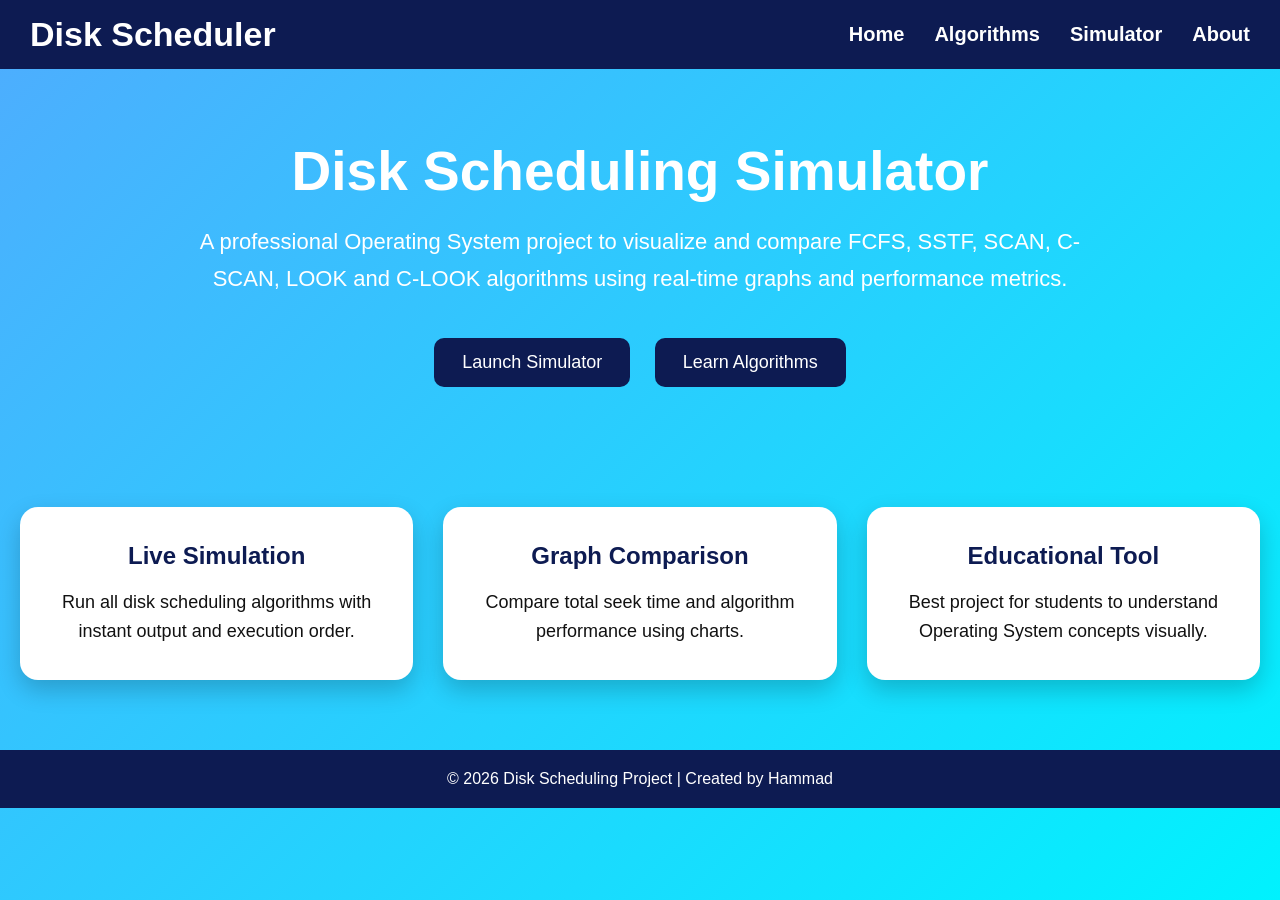
<file: index.html>
<!DOCTYPE html>
<html>
<head>
<title>Disk Scheduler</title>
<link rel="stylesheet" href="style.css">
</head>
<body>

<nav>
    <div class="logo">Disk Scheduler</div>
    <ul>
        <li><a href="index.html">Home</a></li>
        <li><a href="algorithms.html">Algorithms</a></li>
        <li><a href="simulator.html">Simulator</a></li>
        <li><a href="about.html">About</a></li>
    </ul>
</nav>

<section class="hero">
    <h1>Disk Scheduling Simulator</h1>
    <p>
        A professional Operating System project to visualize and compare
        FCFS, SSTF, SCAN, C-SCAN, LOOK and C-LOOK algorithms
        using real-time graphs and performance metrics.
    </p>

    <div class="hero-buttons">
        <a href="simulator.html">Launch Simulator</a>
        <a href="algorithms.html">Learn Algorithms</a>
    </div>
</section>

<section class="features">

<div class="card">
    <h2>Live Simulation</h2>
    <p>Run all disk scheduling algorithms with instant output and execution order.</p>
</div>

<div class="card">
    <h2>Graph Comparison</h2>
    <p>Compare total seek time and algorithm performance using charts.</p>
</div>

<div class="card">
    <h2>Educational Tool</h2>
    <p>Best project for students to understand Operating System concepts visually.</p>
</div>

</section>

<footer>
    © 2026 Disk Scheduling Project | Created by Hammad
</footer>
<script>
function toggleMenu(){
  document.querySelector("nav").classList.toggle("active");
}
</script>
</body>
</html>
</file>
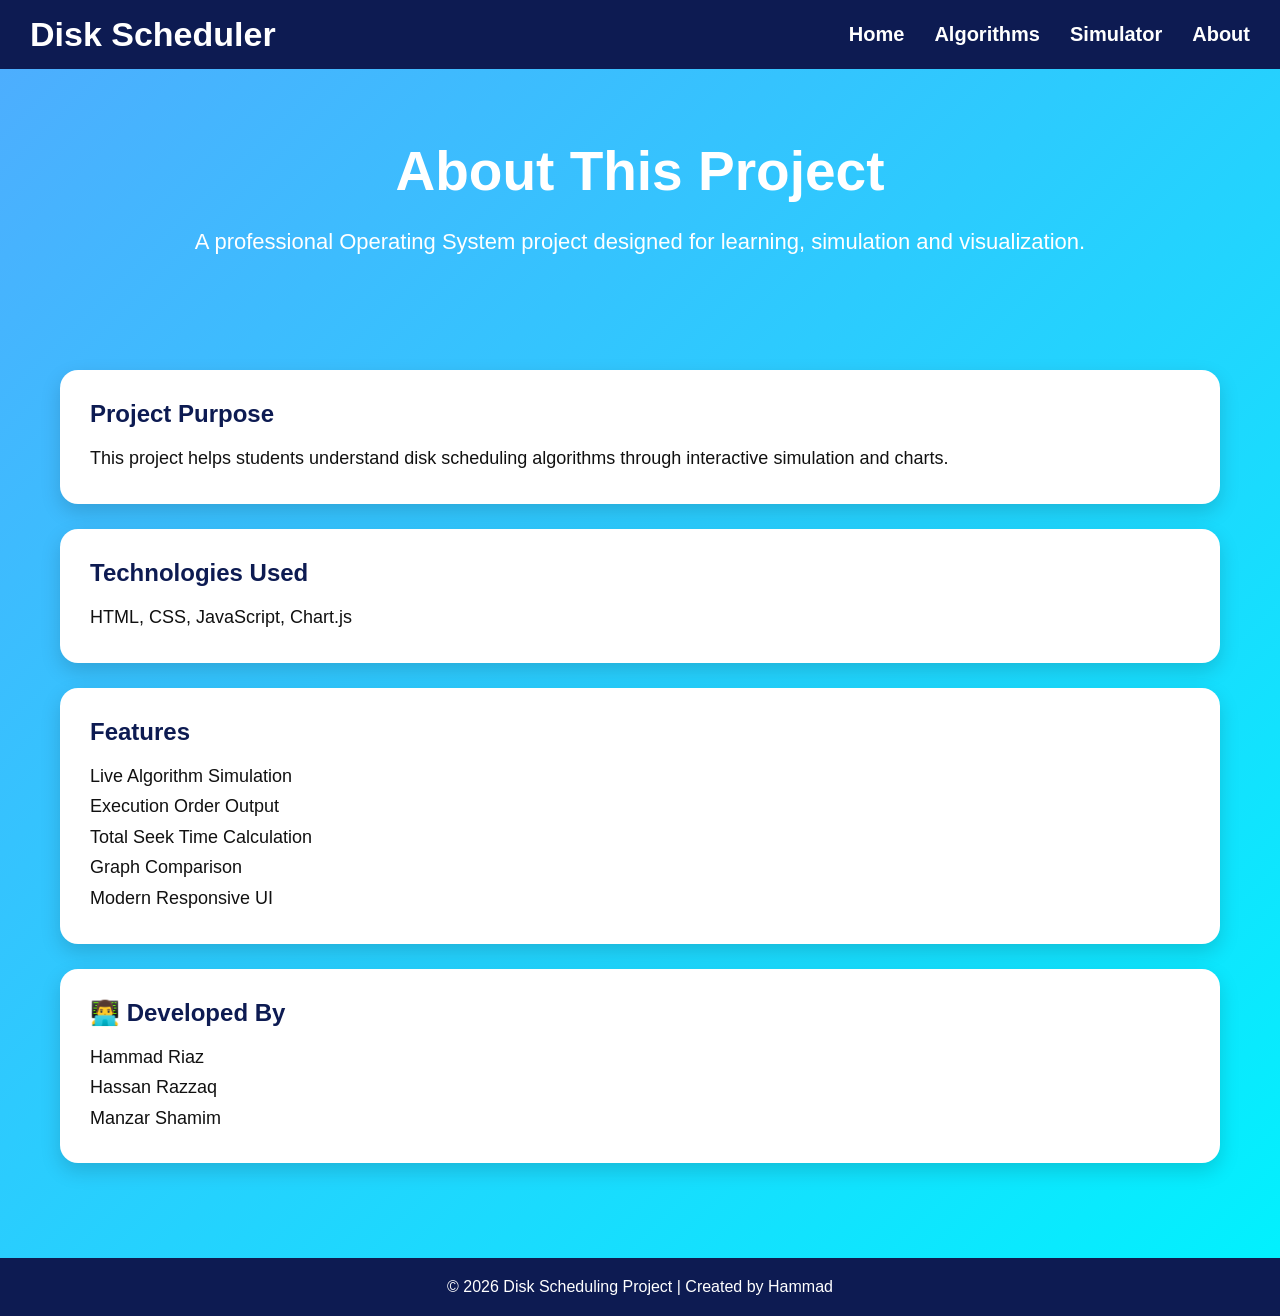
<file: about.html>
<!DOCTYPE html>
<html>
<head>
<title>About</title>
<link rel="stylesheet" href="style.css">
</head>
<body>

<nav>
    <div class="logo">Disk Scheduler</div>
    <ul>
        <li><a href="index.html">Home</a></li>
        <li><a href="algorithms.html">Algorithms</a></li>
        <li><a href="simulator.html">Simulator</a></li>
        <li><a href="about.html">About</a></li>
    </ul>
</nav>

<section class="hero">
    <h1>About This Project</h1>
    <p>A professional Operating System project designed for learning, simulation and visualization.</p>
</section>

<section class="page-section">

<div class="info-box">
    <h2> Project Purpose</h2>
    <p>This project helps students understand disk scheduling algorithms through interactive simulation and charts.</p>
</div>

<div class="info-box">
    <h2> Technologies Used</h2>
    <p>HTML, CSS, JavaScript, Chart.js</p>
</div>

<div class="info-box">
    <h2> Features</h2>
    <ul>
        <p>Live Algorithm Simulation</p>
        <p>Execution Order Output</p>
        <p>Total Seek Time Calculation</li>
        <p>Graph Comparison</p>
        <p>Modern Responsive UI</p>
    </ul>
</div>

<div class="info-box">
    <h2>👨‍💻 Developed By</h2>
    <p>Hammad Riaz</p>
    <p>Hassan Razzaq</p>
    <p>Manzar Shamim</p>
</div>

</section>

<footer>
    © 2026 Disk Scheduling Project | Created by Hammad
</footer>

</body>
</html>
</file>
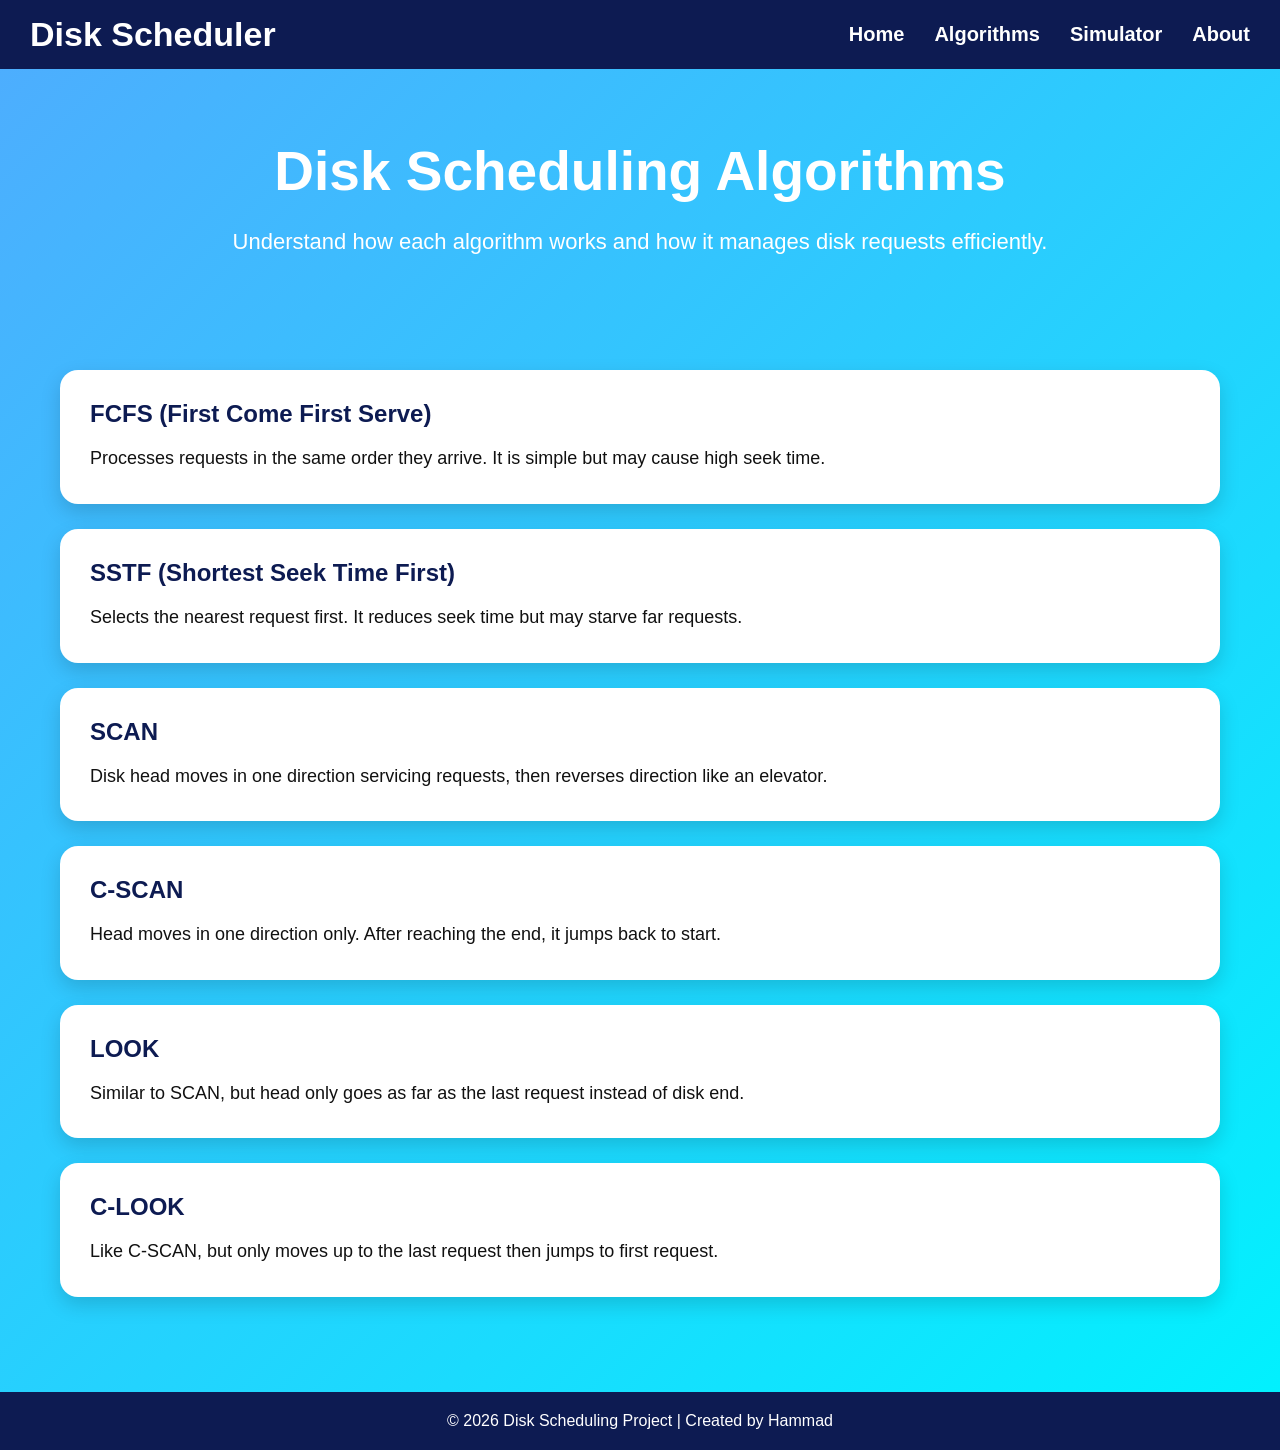
<file: algorithms.html>
<!DOCTYPE html>
<html>
<head>
<title>Algorithms</title>
<link rel="stylesheet" href="style.css">
</head>
<body>

<nav>
    <div class="logo">Disk Scheduler</div>
    <ul>
        <li><a href="index.html">Home</a></li>
        <li><a href="algorithms.html">Algorithms</a></li>
        <li><a href="simulator.html">Simulator</a></li>
        <li><a href="about.html">About</a></li>
    </ul>
</nav>

<section class="hero">
    <h1>Disk Scheduling Algorithms</h1>
    <p>Understand how each algorithm works and how it manages disk requests efficiently.</p>
</section>

<section class="page-section">

<div class="info-box">
    <h2>FCFS (First Come First Serve)</h2>
    <p>Processes requests in the same order they arrive. It is simple but may cause high seek time.</p>
</div>

<div class="info-box">
    <h2>SSTF (Shortest Seek Time First)</h2>
    <p>Selects the nearest request first. It reduces seek time but may starve far requests.</p>
</div>

<div class="info-box">
    <h2>SCAN</h2>
    <p>Disk head moves in one direction servicing requests, then reverses direction like an elevator.</p>
</div>

<div class="info-box">
    <h2>C-SCAN</h2>
    <p>Head moves in one direction only. After reaching the end, it jumps back to start.</p>
</div>

<div class="info-box">
    <h2>LOOK</h2>
    <p>Similar to SCAN, but head only goes as far as the last request instead of disk end.</p>
</div>

<div class="info-box">
    <h2>C-LOOK</h2>
    <p>Like C-SCAN, but only moves up to the last request then jumps to first request.</p>
</div>

</section>

<footer>
    © 2026 Disk Scheduling Project | Created by Hammad
</footer>

</body>
</html>
</file>
<file: style.css>
*{
    margin:0;
    padding:0;
    box-sizing:border-box;
    font-family: Arial, sans-serif;
}

body{
    background: linear-gradient(135deg,#4facfe,#00f2fe);
    min-height:100vh;
    color:#fff;
}

/* Navbar */
nav{
    background:#0d1b52;
    padding:15px 30px;
    display:flex;
    justify-content:space-between;
    align-items:center;
    position:sticky;
    top:0;
    z-index:1000;
}

.logo{
    font-size:34px;
    font-weight:bold;
}

nav ul{
    list-style:none;
    display:flex;
    gap:30px;
}

nav ul li a{
    color:white;
    text-decoration:none;
    font-size:20px;
    font-weight:bold;
    transition:0.3s;
}

nav ul li a:hover{
    color:#00f2fe;
}

/* Hero */
.hero{
    text-align:center;
    padding:70px 20px 40px;
}

.hero h1{
    font-size:55px;
    margin-bottom:20px;
}

.hero p{
    font-size:22px;
    max-width:900px;
    margin:auto;
    line-height:1.7;
}

.hero-buttons{
    margin-top:30px;
}

.hero-buttons a{
    display:inline-block;
    margin:10px;
    padding:14px 28px;
    background:#0d1b52;
    color:white;
    text-decoration:none;
    border-radius:10px;
    font-size:18px;
    transition:0.3s;
}

.hero-buttons a:hover{
    background:#142c85;
    transform:scale(1.05);
}

/* Cards */
.features{
    max-width:1300px;
    margin:50px auto;
    display:grid;
    grid-template-columns:repeat(auto-fit,minmax(320px,1fr));
    gap:30px;
    padding:20px;
}

.card{
    background:white;
    color:#111;
    padding:35px;
    border-radius:18px;
    text-align:center;
    box-shadow:0 10px 25px rgba(0,0,0,0.2);
    transition:0.3s;
}

.card:hover{
    transform:translateY(-10px);
}

.card h2{
    margin-bottom:18px;
    color:#0d1b52;
}

.card p{
    font-size:18px;
    line-height:1.6;
}

/* Content Pages */
.page-section{
    max-width:1200px;
    margin:50px auto;
    padding:20px;
}

.info-box{
    background:white;
    color:#111;
    padding:30px;
    border-radius:18px;
    margin-bottom:25px;
    box-shadow:0 8px 20px rgba(0,0,0,0.15);
}

.info-box h2{
    color:#0d1b52;
    margin-bottom:15px;
}

.info-box p, .info-box li{
    font-size:18px;
    line-height:1.7;
}

/* Footer */
footer{
    text-align:center;
    padding:20px;
    margin-top:50px;
    background:#0d1b52;
}
/* MOBILE ONLY */

@media (max-width: 768px){

  .menu-toggle{

    display: block;

  }

  nav{

    position: absolute;

    top: 60px;

    left: 0;

    width: 100%;

    background: white;

    display: none;   /* 👈 important */

    flex-direction: column;

    box-shadow: 0 10px 20px rgba(0,0,0,0.15);

  }

  nav.active{

    display: block;  /* 👈 open menu */

  }

  nav ul{

    flex-direction: column;

    text-align: center;

    padding: 10px 0;

  }
  /* LOGO */
  .logo{
    font-size: 28px;
    text-align: center;
  }

  /* HERO */
  .hero{
    padding: 40px 15px;
  }

  .hero h1{
    font-size: 32px;
    line-height: 1.3;
  }

  .hero p{
    font-size: 18px;
    line-height: 1.6;
  }

  .hero-buttons a{
    display: block;
    width: 90%;
    margin: 10px auto;
  }

  /* FEATURES */
  .features{
    grid-template-columns: 1fr;
    padding: 15px;
  }

  .card{
    width: 100%;
    padding: 25px;
  }

  /* PAGE SECTION */
  .page-section{
    padding: 15px;
    margin: 30px auto;
  }

  .info-box{
    padding: 20px;
  }

  .info-box h2{
    font-size: 24px;
  }

  .info-box p,
  .info-box li{
    font-size: 16px;
  }

 

}
@media (max-width: 768px){

  body{
    display: flex;
    flex-direction: column;
    min-height: 100vh;
  }

  footer{
    margin-top: auto;
  }

}
</file>
